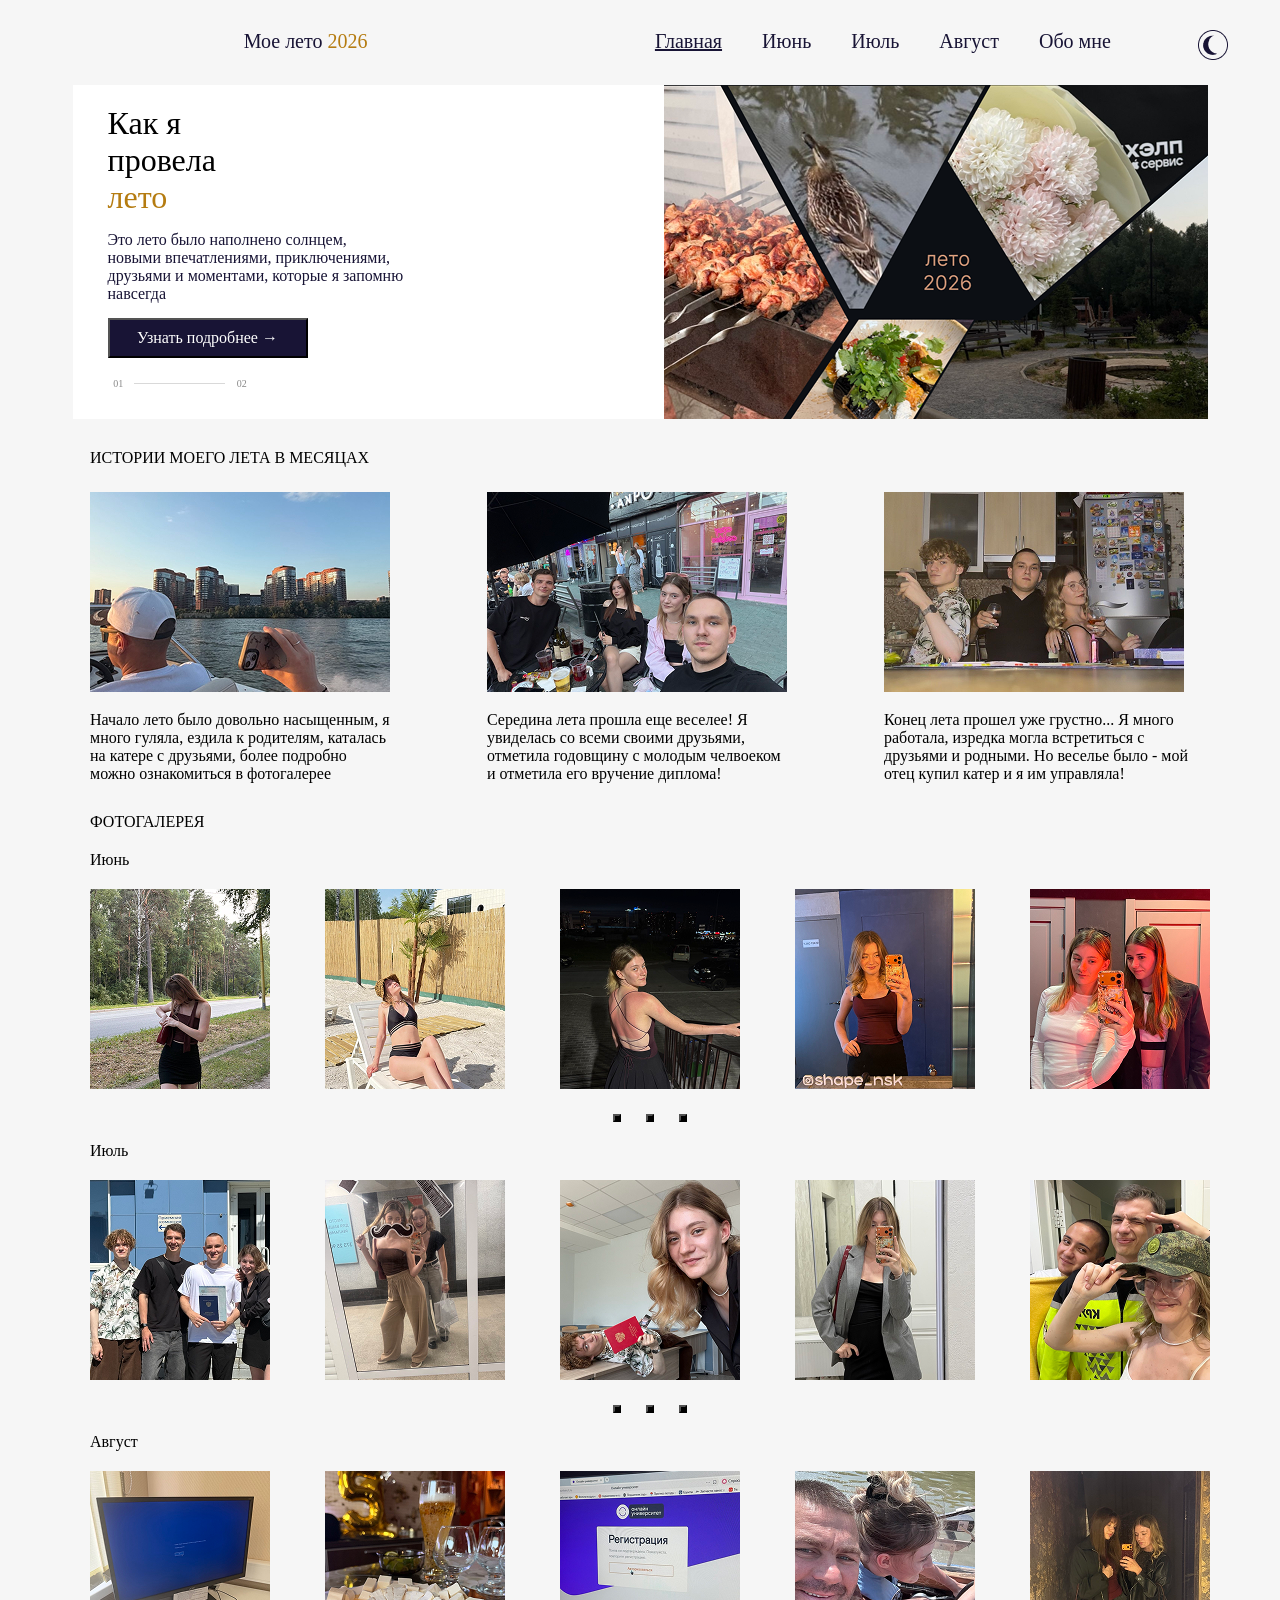
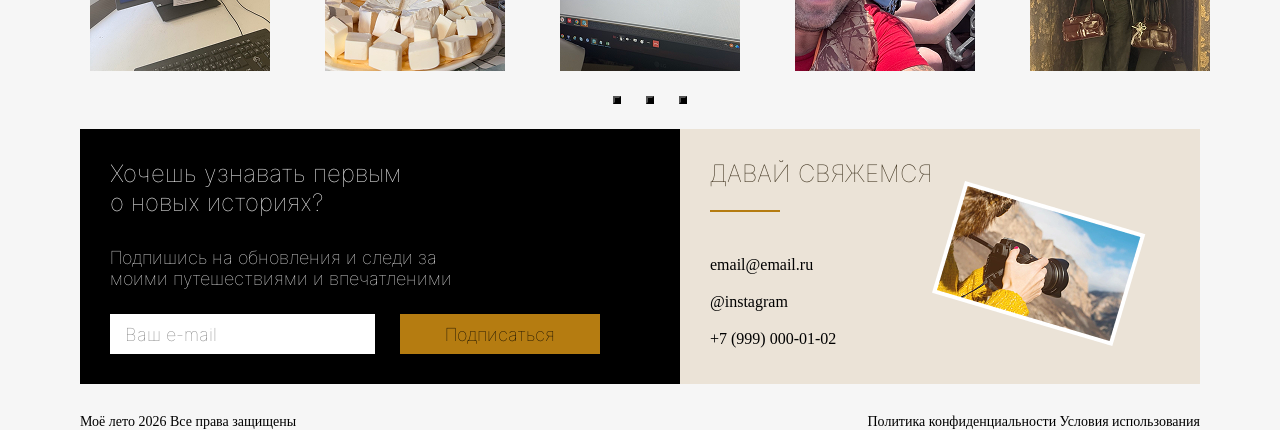
<file: index.html>
<!DOCTYPE html>
<html lang="en">

<head>
    <meta charset="UTF-8">
    <meta name="viewport" content="width=device-width, initial-scale=1.0">
    <title>Лето 2026</title>
    <link rel="stylesheet" href="StyleLight.css">
</head>

<body>
    <header class="site-header">
        <div class="site-header__brand"> Мое лето <span> 2026 </span> </div>
        <div class="site-header__menu">
            <div class="site-header__nav"><a href=""><u>Главная</u></a>
            <a href=""class="site-header__month-link" data-index="0">Июнь</a>
            <a href="" class="site-header__month-link" data-index="1">Июль</a>
            <a href=""  class="site-header__month-link" data-index="2">Август</a>
            <a href="">Обо мне</a>
        </div>
        </div>
        <div class="site-header__theme"><a href="WebsiteDark.html"> <img src="photo/night.png" alt="Светлая тема"></a></div>
    </header>
    <main>
        <div class="hero">
            <div class="hero__content">
                <div class="hero__title"> Как я провела <span> лето </span></div>
                <div class="hero__text"> Это лето было наполнено солнцем,<br> новыми впечатлениями, приключениями,<br>
                    друзьями и моментами, которые я запомню <br>навсегда</div>
                <div class="hero__button-wrapper"> <input class="hero__button" type="button" value="Узнать подробнее →" onclick=""></div>
                <div class="hero__line"> 01 <img src="photo/Line1.png" alt="Линия" height="1px"> 02</div>
            </div>
            <div class="hero__collage">
                <img src="photo/glavnaya.png" alt="Коллаж" width="544px" height="334px">
            </div>
        </div>
        <div class="history">
            <div class="history__title">ИСТОРИИ МОЕГО ЛЕТА В МЕСЯЦАХ </div>
            <div class="history__about">
                <div class="history__story">
                    <img src="photo/history1.png" alt="Фото об истории">
                    <div class="history__text">
                        <p>Начало лето было довольно насыщенным,
                            я много гуляла, ездила к родителям,
                            каталась на катере с друзьями, более
                            подробно можно ознакомиться в фотогалерее</p>
                    </div>
                </div>
                <div class="history__story">
                    <img src="photo/history2.png" alt="Фото об истории">
                    <div class="history__text">
                        <p>Середина лета прошла еще веселее! Я увиделась со всеми своими друзьями, отметила годовщину с
                            молодым челвоеком и отметила его вручение диплома!</p>
                    </div>
                </div>
                <div class="history__story">
                    <img src="photo/history3.png" alt="Фото об истории">
                    <div class="history__text">
                        <p> Конец лета прошел уже грустно... Я много работала, изредка могла встретиться с друзьями и
                            родными. Но веселье было - мой отец купил катер и я им управляла!</p>
                    </div>
                </div>
            </div>
            <div class="history__title">ФОТОГАЛЕРЕЯ </div>
            <div class="month-slider">
                <div class="month-slider__title">Июнь</div>
                <div class="month-slider__content">
                    <div class="month-slider__photos">
                        <img src="photo/июнь1.png" alt="Фото про июнь">
                        <img src="photo/июнь 2.png" alt="Фото про июнь">
                        <img src="photo/июнь3.png" alt="Фото про июнь">
                        <img src="photo/июнь 4.png" alt="Фото про июнь">
                        <img src="photo/июнь5.png" alt="Фото про июнь">
                        <img src="photo/июнь6.png" alt="Фото про июнь">
                        <img src="photo/июнь7.png" alt="Фото про июнь">
                    </div>
                    <div class="month-slider__controls">
                        <button class="month-slider__dot " data-slide="0"></button>
                        <button class="month-slider__dot" data-slide="1"></button>
                        <button class="month-slider__dot" data-slide="2"></button>
                    </div>
                </div>
            </div>
            <div class="month-slider">
                <div class="month-slider__title">Июль</div>
                <div class="month-slider__content">
                    <div class="month-slider__photos">
                        <img src="photo/июль1.png"alt="Фото про июль">
                        <img src="photo/июль2.png" alt="Фото про июль">
                        <img src="photo/июль3.png" alt="Фото про июль">
                        <img src="photo/июль4.png" alt="Фото про июль">
                        <img src="photo/июль5.png" alt="Фото про июль">
                        <img src="photo/июль6.png" alt="Фото про июль">
                        <img src="photo/июль7.png" alt="Фото про июль">
                    </div>
                    <div class="month-slider__controls">
                        <button class="month-slider__dot " data-slide="0"></button>
                        <button class="month-slider__dot" data-slide="1"></button>
                        <button class="month-slider__dot" data-slide="2"></button>
                    </div>
                </div>
            </div>
            <div class="month-slider">
                <div class="month-slider__title">Август</div>
                <div class="month-slider__content">
                    <div class="month-slider__photos">
                        <img src="photo/август1.png" alt="Фото про август">
                        <img src="photo/август.png" alt="Фото про август">
                        <img src="photo/август3.png" alt="Фото про август">
                        <img src="photo/август4.png" alt="Фото про август">
                        <img src="photo/август5.png" alt="Фото про август">

                    </div>
                    <div class="month-slider__controls">
                        <button class="month-slider__dot " data-slide="0"></button>
                        <button class="month-slider__dot" data-slide="1"></button>
                        <button class="month-slider__dot" data-slide="2"></button>
                    </div>
                </div>
            </div>
        </div>
    </main>
    <footer class="site-footer">
        <div class="site-footer__feedback">
            <div class="site-footer__subscription">
                <div class="site-footer__title">Хочешь узнавать первым о новых историях? </div>
                <div class="site-footer__text">Подпишись на обновления и следи за <br>
                    моими путешествиями и впечатленими</div>
                <div class="site-footer__form-row">
                    <form class="site-footer__email-form">
                        <input type="email" placeholder="Ваш e-mail" required>
                    </form>
                    <button type="submit" class="site-footer__subscribe">Подписаться </button>
                </div>
            </div>
            <div class="site-footer__contacts">
                <div class="site-footer__contacts-text">
                    <div class="site-footer__contacts-title">ДАВАЙ СВЯЖЕМСЯ</div>
                    <div class="site-footer__contacts-line"><img src="photo/Line 4.png" alt="Линия"></div>
                    <div class="site-footer__mail">
                        email@email.ru <br>@instagram <br>+7 (999) 000-01-02
                    </div>
                </div>
                <div class="site-footer__contacts-photo">
                    <img src="photo/fotik.png" alt="Фотоаппарат">
                </div>
            </div>
        </div>
        <div class="site-footer__bottom">
            <div class="site-footer__copyright">Моё лето 2026    Все права защищены</div>
            <div class="site-footer__legal"> Политика конфиденциальности     Условия использования</div>
        </div>
    </footer>
    <script src="js.js"></script>
</body>

</html>
</file>
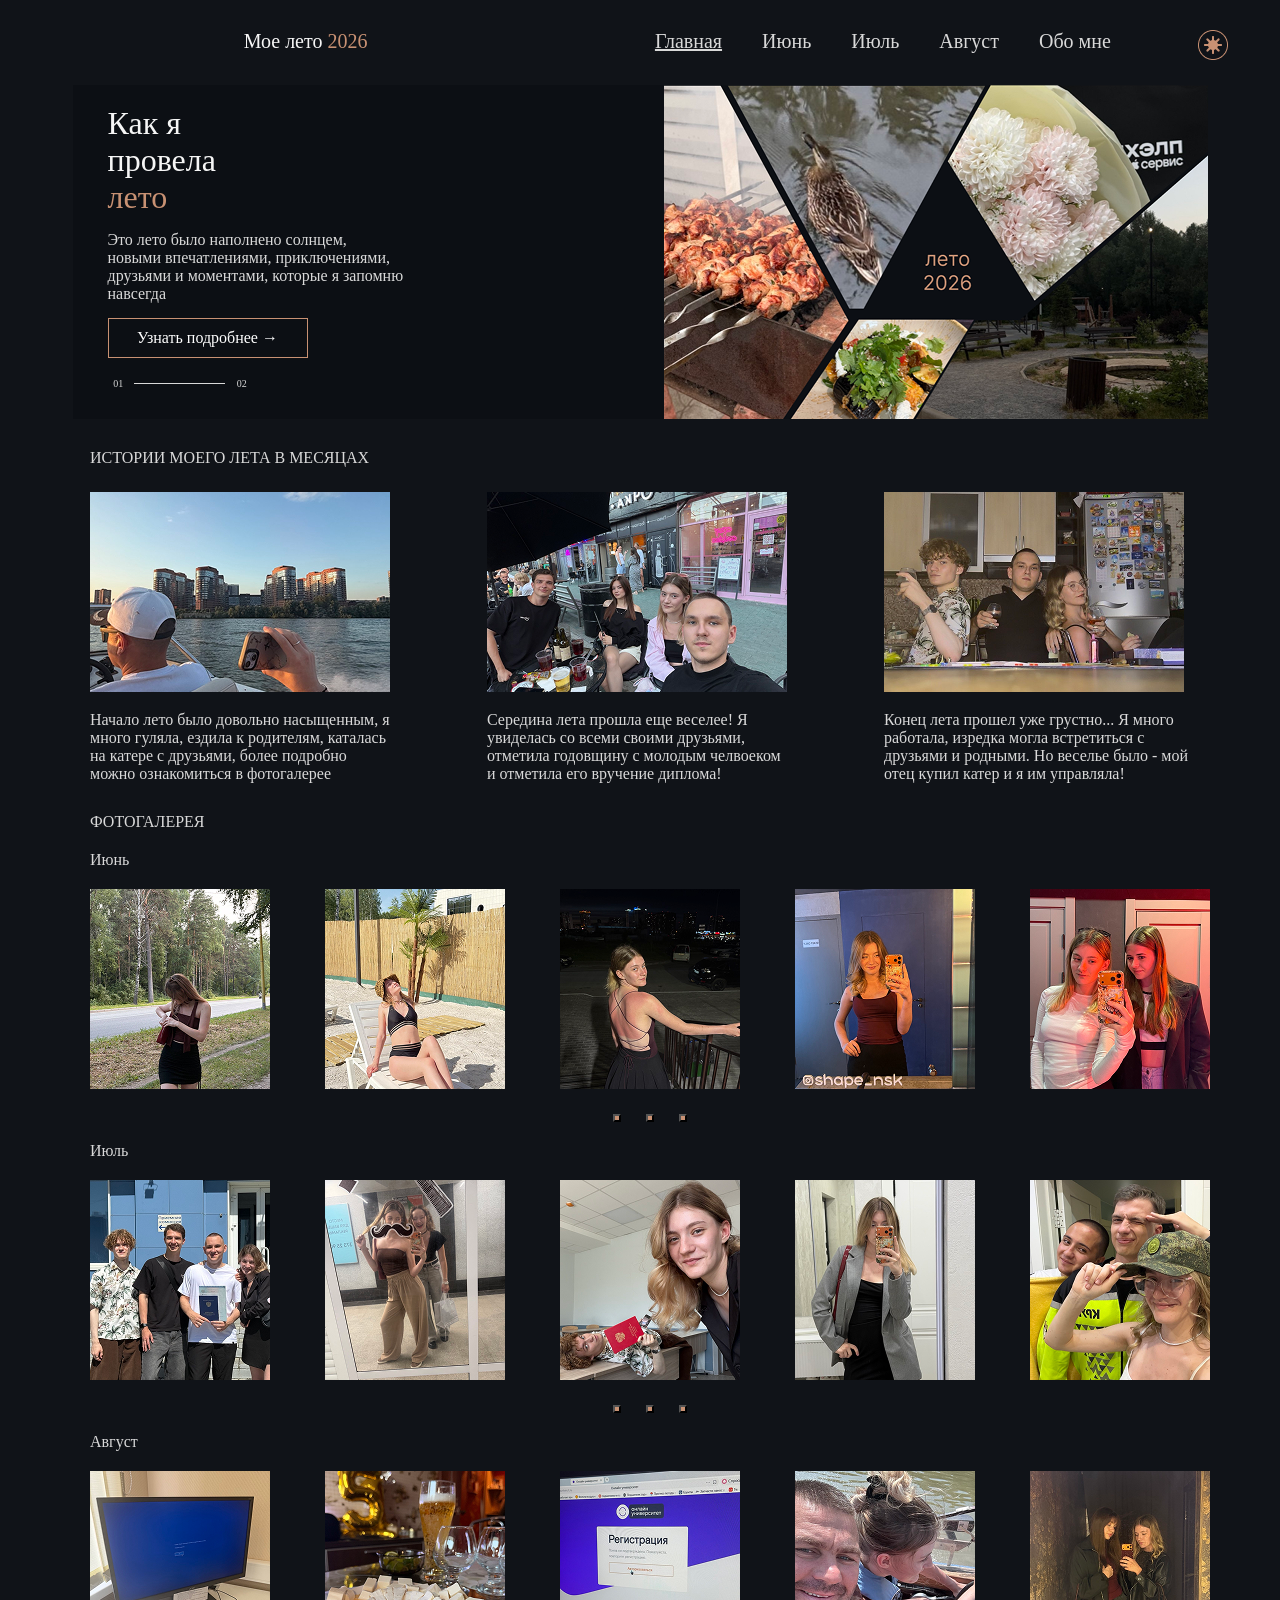
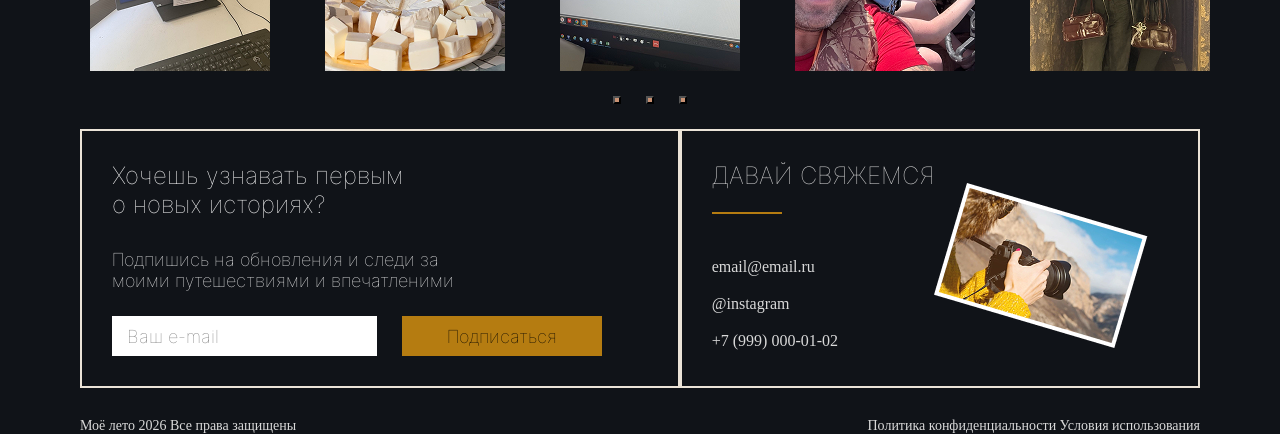
<file: WebsiteDark.html>
<!DOCTYPE html>
<html lang="en">

<head>
    <meta charset="UTF-8">
    <meta name="viewport" content="width=device-width, initial-scale=1.0">
    <title>Лето 2026</title>
    <link rel="stylesheet" href="StyleDark.css">
</head>

<body>
    <header class="site-header">
        <div class="site-header__brand"> Мое лето <span> 2026 </span> </div>
        <div class="site-header__menu">
            <div class="site-header__nav"><a href=""><u>Главная</u></a>
            <a href=""class="site-header__month-link" data-index="0">Июнь</a>
            <a href="" class="site-header__month-link" data-index="1">Июль</a>
            <a href=""  class="site-header__month-link" data-index="2">Август</a>
            <a href="">Обо мне</a>
        </div>
        </div>
        <div class="site-header__theme"><a href="index.html"> <img src="photo/sunny.png" alt="Светлая тема"></a></div>
    </header>
    <main>
        <div class="hero">
            <div class="hero__content">
                <div class="hero__title"> Как я провела <span> лето </span></div>
                <div class="hero__text"> Это лето было наполнено солнцем,<br> новыми впечатлениями, приключениями,<br>
                    друзьями и моментами, которые я запомню <br>навсегда</div>
                <div class="hero__button-wrapper"> <input class="hero__button" type="button" value="Узнать подробнее →" onclick=""></div>
                <div class="hero__line"> 01 <img src="photo/Line1.png" alt="Линия" height="1px"> 02</div>
            </div>
            <div class="hero__collage">
                <img src="photo/glavnaya.png" alt="Коллаж" width="544px" height="334px">
            </div>
        </div>
        <div class="history">
            <div class="history__title">ИСТОРИИ МОЕГО ЛЕТА В МЕСЯЦАХ </div>
            <div class="history__about">
                <div class="history__story">
                    <img src="photo/history1.png" alt="Фото об истории">
                    <div class="history__text">
                        <p>Начало лето было довольно насыщенным,
                            я много гуляла, ездила к родителям,
                            каталась на катере с друзьями, более
                            подробно можно ознакомиться в фотогалерее</p>
                    </div>
                </div>
                <div class="history__story">
                    <img src="photo/history2.png" alt="Фото об истории">
                    <div class="history__text">
                        <p>Середина лета прошла еще веселее! Я увиделась со всеми своими друзьями, отметила годовщину с
                            молодым челвоеком и отметила его вручение диплома!</p>
                    </div>
                </div>
                <div class="history__story">
                    <img src="photo/history3.png" alt="Фото об истории">
                    <div class="history__text">
                        <p> Конец лета прошел уже грустно... Я много работала, изредка могла встретиться с друзьями и
                            родными. Но веселье было - мой отец купил катер и я им управляла!</p>
                    </div>
                </div>
            </div>
            <div class="history__title">ФОТОГАЛЕРЕЯ </div>
            <div class="month-slider">
                <div class="month-slider__title">Июнь</div>
                <div class="month-slider__content">
                    <div class="month-slider__photos">
                        <img src="photo/июнь1.png" alt="Фото про июнь">
                        <img src="photo/июнь 2.png" alt="Фото про июнь">
                        <img src="photo/июнь3.png" alt="Фото про июнь">
                        <img src="photo/июнь 4.png" alt="Фото про июнь">
                        <img src="photo/июнь5.png" alt="Фото про июнь">
                        <img src="photo/июнь6.png" alt="Фото про июнь">
                        <img src="photo/июнь7.png" alt="Фото про июнь">
                    </div>
                    <div class="month-slider__controls">
                        <button class="month-slider__dot " data-slide="0"></button>
                        <button class="month-slider__dot" data-slide="1"></button>
                        <button class="month-slider__dot" data-slide="2"></button>
                    </div>
                </div>
            </div>
            <div class="month-slider">
                <div class="month-slider__title">Июль</div>
                <div class="month-slider__content">
                    <div class="month-slider__photos">
                        <img src="photo/июль1.png"alt="Фото про июль">
                        <img src="photo/июль2.png" alt="Фото про июль">
                        <img src="photo/июль3.png" alt="Фото про июль">
                        <img src="photo/июль4.png" alt="Фото про июль">
                        <img src="photo/июль5.png" alt="Фото про июль">
                        <img src="photo/июль6.png" alt="Фото про июль">
                        <img src="photo/июль7.png" alt="Фото про июль">
                    </div>
                    <div class="month-slider__controls">
                        <button class="month-slider__dot " data-slide="0"></button>
                        <button class="month-slider__dot" data-slide="1"></button>
                        <button class="month-slider__dot" data-slide="2"></button>
                    </div>
                </div>
            </div>
            <div class="month-slider">
                <div class="month-slider__title">Август</div>
                <div class="month-slider__content">
                    <div class="month-slider__photos">
                        <img src="photo/август1.png" alt="Фото про август">
                        <img src="photo/август.png" alt="Фото про август">
                        <img src="photo/август3.png" alt="Фото про август">
                        <img src="photo/август4.png" alt="Фото про август">
                        <img src="photo/август5.png" alt="Фото про август">

                    </div>
                    <div class="month-slider__controls">
                        <button class="month-slider__dot " data-slide="0"></button>
                        <button class="month-slider__dot" data-slide="1"></button>
                        <button class="month-slider__dot" data-slide="2"></button>
                    </div>
                </div>
            </div>
        </div>
    </main>
    <footer class="site-footer">
        <div class="site-footer__feedback">
            <div class="site-footer__subscription">
                <div class="site-footer__title">Хочешь узнавать первым о новых историях? </div>
                <div class="site-footer__text">Подпишись на обновления и следи за <br>
                    моими путешествиями и впечатленими</div>
                <div class="site-footer__form-row">
                    <form class="site-footer__email-form">
                        <input type="email" placeholder="Ваш e-mail" required>
                    </form>
                    <button type="submit" class="site-footer__subscribe">Подписаться </button>
                </div>
            </div>
            <div class="site-footer__contacts">
                <div class="site-footer__contacts-text">
                    <div class="site-footer__contacts-title">ДАВАЙ СВЯЖЕМСЯ</div>
                    <div class="site-footer__contacts-line"><img src="photo/Line 4.png" alt="Линия"></div>
                    <div class="site-footer__mail">
                        email@email.ru <br>@instagram <br>+7 (999) 000-01-02
                    </div>
                </div>
                <div class="site-footer__contacts-photo">
                    <img src="photo/fotik.png" alt="Фотоаппарат">
                </div>
            </div>
        </div>
        <div class="site-footer__bottom">
            <div class="site-footer__copyright">Моё лето 2026    Все права защищены</div>
            <div class="site-footer__legal"> Политика конфиденциальности     Условия использования</div>
        </div>
    </footer>
    <script src="js.js"></script>
</body>

</html>
</file>
<file: StyleLight.css>
@font-face {
    font-family: "Inter";
    src: url("fonts/Inter-Light.otf");
    font-family: "Inter-Light";
    src: url("fonts/Inter-ExtraLight.otf");
    font-family: "InterThin";
    src: url("fonts/Inter-Thin.otf");
}

* {
    margin: 0;
    padding: 0;
    font-family: "Inter";
    background-color: #F6F6F6;
}

.site-header__nav {
    display: flex;
    gap: 40px;
}

a {
    text-decoration: none;
    color: #181435;
}

.site-header {
    display: flex;
    justify-content: space-around;
    font-size: 20px;
    color: #181435;
    margin-top: 30px;
    width: 1072px;
    margin-left: 200px;

}

.site-header__brand span {
    color: #B57C11;

}

.hero__title span {
    color: #B57C11;
    background-color: #FFFFFF;
}

.site-header__menu {
    padding-left: 200px;
    display: flex;
    gap: 30px;

}

.hero {
    background-color: #FFFFFF;
    width: 1135px;
    height: 334px;
    margin: auto;
    margin-top: 20px;
    display: flex;
    justify-content: space-between;
    align-items: flex-start;
}

.hero__title {
    background-color: #FFFFFF;
    font-size: 32px;
    width: 140px;
    margin-top: 20px;
}

.hero__text {
    background-color: #FFFFFF;
    font-size: 16px;
    color: #181435;
    margin-top: 15px;
}

.hero__button {
    background-color: #181435;
    color: #FFFFFF;
    width: 200px;
    height: 40px;
    font-size: 16px;
    margin-top: 15px;
}

.hero__button-wrapper {
    background-color: white;
}

.hero__content {
    background-color: #FFFFFF;
    padding-left: 35px;
}

.hero__line {
    background-color: #FFFFFF;
    display: flex;
    align-items: center;
    justify-content: space-around;
    width: 145px;
    font-size: 10px;
    margin-top: 20px;
    color: #878787;

}

.history {
    width: 1100px;
    margin: auto;
}

.history__title {
    margin-top: 30px;
    font-size: 16px;
}

.history__about {
    margin-top: 25px;
    display: flex;
    justify-content: space-between;
}

.history__story {
    width: 306px;
    font-size: 16px;

}

.history__text {
    margin-top: 15px;
}

.month-slider__title {
    margin-top: 20px;
    margin-bottom: 20px;
    font-size: 16px;
}

.month-slider {
    width: 1120px;
}

.month-slider__photos {
    display: flex;
    gap: 55px;
    overflow-x: hidden;
    scroll-behavior: smooth;
}

.month-slider__controls {
    display: flex;
    justify-content: center;
    gap: 25px;
    margin-top: 25px;
}

.month-slider__dot {
    width: 8px;
    height: 8px;
    background: black;
}

.site-footer__feedback {
    width: 1120px;
    margin: auto;
    display: flex;
    margin-top: 25px;
}

.site-footer__subscription {
    background-color: black;
    width: 600px;
    height: 255px;
}

.site-footer__contacts {
    background-color: #EBE3D7;
    width: 520px;
    height: 255px;
}

.site-footer__title {
    font-size: 24px;
    margin-top: 30px;
    margin-left: 30px;
    background-color: black;
    color: white;
    width: 300px;
    line-height: 29px;
    height: 58px;
    font-family: "InterThin";
}

.site-footer__text {
    font-size: 18px;
    background-color: black;
    color: white;
    font-family: "InterThin";
    margin-left: 30px;
    margin-top: 30px;
}


.site-footer__email-form {
    padding-left: 30px;
    margin-top: 25px;
    background-color: black;
    border: none;
}

.site-footer__email-form input {
    background-color: white;
    width: 250px;
    height: 40px;
    color: #878787;
    border: none;
    font-size: 18px;
    font-family: "InterThin";
    padding-left: 15px;
}

.site-footer__subscribe {
    width: 200px;
    height: 40px;
    background-color: #B57C11;
    color: black;
    border: none;
    font-size: 18px;
    font-family: "InterThin";
    margin-top: 25px;
}

.site-footer__form-row {
    display: flex;
    background-color: black;
    gap: 25px;
}

.site-footer__contacts-title {
    background-color: #EBE3D7;
    color: #352914;
    margin-top: 30px;
    margin-left: 30px;
    font-size: 24px;
    font-family: "InterThin";
}

.site-footer__contacts-line {
    margin-left: 30px;
    background-color: #EBE3D7;
    margin-top: 10px;
}


.site-footer__contacts-text {
    background-color: #EBE3D7;
}

.site-footer__contacts-photo {
    background-color: #EBE3D7;
    margin-top: 52px;
    ;
}

.site-footer__mail {
    background-color: #EBE3D7;
    font-size: 16px;
    line-height: 37px;
    margin-left: 30px;
    margin-top: 30px;
}

img {
    background-color: transparent;
}

.site-footer__contacts {
    display: flex;
}

.site-footer__bottom {
    width: 1120px;
    margin: auto;
    display: flex;
    justify-content: space-between;
    font-size: 14px;
    margin-top: 30px;
}

@media (max-width: 440px) {
    * {
        box-sizing: border-box;
    }

    html,
    body {
        max-width: 440px;
        overflow-x: hidden;
    }

    body {
        margin: 0;
    }

    .site-header {
        width: 400px;
        margin: auto;
        padding-top: 20px;
        display: flex;
        justify-content: space-between;
        align-items: center;
        font-size: 20px;
    }

    .site-header__brand {
        width: auto;
        font-size: 20px;
        white-space: nowrap;
    }

    .site-header__nav {
        display: none;
    }

    .hero {
        width: 400px;
        height: auto;
        margin: 20px;
        display: flex;
        flex-direction: column;
        align-items: stretch;
        justify-content: flex-start;
    }


    .hero__collage img {
        display: block;
        width: 400px;
        height: 230px;
    }

    .hero__content {
        order: 2;
        width: 400px;
        padding: 22px 20px 22px;

    }

    .hero__title
     {
        width: 360px;
        margin-top: 0;
        font-size: 30px;
    }

    .hero__text {
        margin-top: 15px;
        font-size: 14px;
        line-height: 1.5;
    }

    .hero__text br {
        display: none;
    }

    .hero__button {
        width: 350px;
        height: 40px;
        color: #181435;
        font-size: 14px;
        background-color: #FFFFFF;
        font-size: 16px;
        margin-top: 15px;
        border: 2px solid #E1A64D;
        margin: auto;
        margin-top: 15px;
        border-radius: 5px
    }

    .hero__line {
        display: none;
    }

    .history {
        width: 390px;
        margin: auto;
    }

    .history__title {
        width: 400px;
        margin-top: 30px;
        font-size: 14px;
        line-height: 1.3;
    }

    .history__about {
        width: 400px;
        margin-top: 20px;
        display: flex;
        flex-direction: column;
        gap: 22px;
    }

    .history__story {
        width: 400px;
        display: flex;
        gap: 16px;
        align-items: center;
    }

    .history__story img {
        width: 150px;
        height: 160px;
        border-radius: 6px;
        display: block;
        object-fit: cover;
    }

    .history__text {
        width: 400px;
        margin-top: 0;
        font-size: 13px;
        line-height: 1.45;
    }

    .month-slider {
        width: 400px;
    }

    .month-slider__title {
        margin-top: 20px;
        margin-bottom: 12px;
        font-size: 14px;
    }

    .month-slider {
        width: 400px;
        overflow: hidden;
    }

    .month-slider__photos {

        display: flex;
        gap: 8px;
        overflow-x: hidden;
        scroll-behavior: smooth;
        flex-wrap: nowrap;
    }

    .month-slider__photos img {
        width: 160px;
        height: 150px;
        object-fit: cover;
        display: block;
    }

    .month-slider__controls {
        display: flex;
        justify-content: center;
        gap: 18px;
        margin-top: 15px;
    }

    .month-slider__dot {
        width: 8px;
        height: 8px;
        padding: 0;
        border: none;
    }

    .site-footer__subscription {
        background-color: #EBE3D7;
        height: 300px;
    }

    .site-footer__form-row {
        display: flex;
        flex-wrap: wrap;
        justify-content: space-around;
        align-content: center;
        background-color: #EBE3D7;
        width: 440px;
        gap: 0;

    }

    .site-footer__contacts {
        display: none;
    }

    .site-footer__title {
        background-color: #EBE3D7;
        color: #101318;
    }

    .site-footer__text {
        background-color: #EBE3D7;
        color: #101318;
    }

    .site-footer__email-form {
        margin-top: 25px;
        background-color: #EBE3D7;
        border: none;
        padding-left: 0;
        border-radius: 10px;
    }

    .site-footer__email-form input {
        background-color: #EBE3D7;
        width: 250px;
        height: 40px;
        color: #101318;
        border: 2px solid #101318;
        font-size: 18px;
        font-family: "InterThin";
        border-radius: 10px;
        
    }

    .site-footer__bottom {
        background-color: #F6F6F6;
        width: 400px;
        margin-top: px;
        padding-bottom: 22px;

        display: flex;
        flex-direction: column;
        justify-content: flex-start;
        gap: 7px;
        font-size: 11px;
        line-height: 1.4;
    }

    .site-footer__copyright,
    .site-footer__legal {
        background-color: #F6F6F6;
    }

    .site-footer__subscribe {
        width: 250px;
        height: 40px;
        background-color: #E1A64D;
        color: black;
        border: none;
        font-size: 18px;
        font-family: "InterThin";
        margin-top: 15px;
        border-radius: 10px;
    }

}
</file>
<file: StyleDark.css>
@font-face {
    font-family: "Inter";
    src: url("fonts/Inter-Light.otf");
    font-family: "Inter-Light";
    src: url("fonts/Inter-ExtraLight.otf");
    font-family: "InterThin";
    src: url("fonts/Inter-Thin.otf");
}

* {
    margin: 0;
    padding: 0;
    font-family: "Inter";
    background-color: #101318;
}

a {
    text-decoration: none;
    color: #D9D9D9;
}

.site-header {
    display: flex;
        justify-content: space-around;
    font-size: 20px;
    color: #181435;
    margin-top: 30px;
    width: 1072px;
    margin-left: 200px;
}

.site-header__brand span {
    color: #C89173;

}
.site-header__brand { color: #F6F6F6;}
.hero__title span {
    color: #C89173;
    background-color: #0C0F14;
}

.site-header__menu {
    padding-left: 200px;
    display: flex;
    gap: 30px;

}

.hero {
    background-color: #0C0F14;
    width: 1135px;
    height: 334px;
    margin: auto;
    margin-top: 20px;
    display: flex;
    justify-content: space-between;
    align-items: flex-start;
}

.hero__title {
    background-color: #0C0F14;
    font-size: 32px;
    width: 140px;
    margin-top: 20px;
    color: #f6f6f6;
}

.hero__text {
    background-color: #0C0F14;
    font-size: 16px;
    color: #D9D9D9;
    margin-top: 15px;
}
.site-header__nav {
    display: flex;
    gap: 40px;
}

.hero__button {
    background-color: #0C0F14;
    color: #FFFFFF;
    width: 200px;
    height: 40px;
    font-size: 16px;
    margin-top: 15px;
    border: 1px solid #C89173;
}

.hero__button-wrapper {
    background-color:#0C0F14;
}

.hero__content {
    background-color: #0C0F14;
    padding-left: 35px;
}

.hero__line {
    background-color: #0C0F14;
    display: flex;
    align-items: center;
    justify-content: space-around;
    width: 145px;
    font-size: 10px;
    margin-top: 20px;
    color: #D9D9D9;

}
.history {
    width: 1100px;
    margin: auto;
}
.history__title {
    margin-top: 30px;
    font-size: 16px;
    color: #D9D9D9;
}

.history__about { 
    margin-top: 25px;
    display: flex;
    justify-content: space-between;
}

.history__story {
    width: 306px;
    font-size: 16px;

}

.history__text {
    margin-top: 15px;
    color: #D9D9D9;
}

.month-slider__title {
    margin-top: 20px;
    margin-bottom: 20px;
    font-size: 16px;
    color: #D9D9D9;
}
.month-slider {
    width: 1120px;
}

.month-slider__photos {
    display: flex;
    gap: 55px;
    overflow-x: hidden;
    scroll-behavior: smooth;
}

.month-slider__controls {
    display: flex;
    justify-content: center;
    gap: 25px;
    margin-top: 25px;
}

.month-slider__dot {
    width: 8px;
    height: 8px;
    background: #C89173;
}

.site-footer__feedback {
    width: 1120px;
    margin: auto;
    display: flex;
    margin-top: 25px;
}

.site-footer__subscription {
    border: 2px solid #EBE3D7;
    width: 600px;
    height: 255px;
}

.site-footer__contacts {
   border: 2px solid #EBE3D7;
    width: 520px;
    height: 255px;
}

.site-footer__title {
    font-size: 24px;
    margin-top: 30px;
    margin-left: 30px;
    background-color: #101318;
    color: white;
    width: 300px;
    line-height: 29px;
    height: 58px;
    font-family: "InterThin";
}
.site-footer__text {
    font-size: 18px;
    background-color: #101318;
    color: white;
    font-family: "InterThin";
    margin-left: 30px;
    margin-top: 30px;
}


.site-footer__email-form {
    padding-left: 30px;
    margin-top: 25px;
    background-color: #101318;
    border: none;
}

.site-footer__email-form input {
    background-color: white;
    width: 250px;
    height: 40px;
    color: #878787;
    border: none;
    font-size: 18px;
    font-family: "InterThin";
    padding-left: 15px;
}

.site-footer__subscribe {
    width: 200px;
    height: 40px;
    background-color: #B57C11;
    color: black;
    border: none;
    font-size: 18px;
    font-family: "InterThin";
    margin-top: 25px;
}

.site-footer__form-row {
    display: flex;
    background-color: #101318;
    gap: 25px;
}
.site-footer__contacts-title {
    background-color: #101318;
    color: #D9D9D9;
    margin-top: 30px;
    margin-left: 30px;
    font-size: 24px;
    font-family: "InterThin";
}

.site-footer__contacts-line {
    margin-left: 30px;
    background-color: #101318;
    margin-top: 10px;
}

.site-footer__contacts-text {
    background-color: #101318;
}
.site-footer__contacts-photo {  background-color: #101318;margin-top: 52px; ;}

.site-footer__mail {
    background-color: #101318;
    font-size: 16px;
    line-height: 37px;
    margin-left: 30px;
    margin-top: 30px;
    color: #D9D9D9;
}
img {background-color: transparent;}
.site-footer__contacts {display: flex; }

.site-footer__bottom {
    width: 1120px;
    margin: auto;
    display: flex;
    justify-content: space-between;
    font-size: 14px;
    margin-top: 30px;
    color: #D9D9D9;
}


@media (max-width: 440px) {
    * {
        box-sizing: border-box;
    }

    html,
    body {
        
        max-width: 440px;
        overflow-x: hidden;
    }

    body {
        margin: 0;
    }


    .site-header {
        width: 400px;
        margin: auto;
        padding-top: 20px;
        display: flex;
        justify-content: space-between;
        align-items: center;
        font-size: 20px;
    }

    .site-header__brand {
        width: auto;
        font-size: 20px;
        white-space: nowrap;
    }
    .site-header__menu {
        display: none;
    }
   

    .hero {
        width: 400px;
        height: auto;
        margin: 20px;
        display: flex;
        flex-direction: column;
        align-items: stretch;
        justify-content: flex-start;
    }


    .hero__collage img {
        display: block;
        width: 400px;
        height: 230px;
    }

    .hero__content {
        order: 2;
        width: 400px;
        padding: 22px 20px 22px;
        
    }

    .hero__title {
        width: 400px;
        margin-top: 0;
        font-size: 30px;
    }


    .hero__text {
        margin-top: 15px;
        font-size: 14px;
        line-height: 1.5;
    }

    .hero__text br {
        display: none;
    }


    .hero__button {
        width: 350px;
        height: 40px;
        color: #D9D9D9;
        font-size: 14px;
         background-color: #101318;
    font-size: 16px;
    margin-top: 15px;
    border: 2px solid   #C89173;
    margin: auto;
    margin-top: 15px;
    border-radius: 5px
    }

    .hero__line {
       display: none;
    }

    .history {
        width: 390px;
        margin: auto;
    }

    .history__title {
        width: 400px;
        margin-top: 30px;
        font-size: 14px;
        line-height: 1.3;
    }

    .history__about {
        width: 400px;
        margin-top: 20px;
        display: flex;
        flex-direction: column;
        gap: 22px;
    }

    .history__story {
        width: 400px;
        display: flex;
        gap: 16px;
        align-items: center;
    }

    .history__story img {
        width: 150px;
        height: 160px;
        border-radius: 6px;
        display: block;
        object-fit: cover;
    }

    .history__text {
        width: 400px;
        margin-top: 0;
        font-size: 13px;
        line-height: 1.45;
    }

 .month-slider {
        width: 400px;
    }

    .month-slider__title {
        margin-top: 20px;
        margin-bottom: 12px;
        font-size: 14px;
    }

    .month-slider {
        width: 400px;
        overflow: hidden;
    }

    .month-slider__photos {
        display: flex;
        gap: 8px;
        overflow-x: hidden;
        scroll-behavior: smooth;
        flex-wrap: nowrap;
    }

    .month-slider__photos img {
        width: 160px;
        height: 150px;
        object-fit: cover;
        display: block;
    }

    .month-slider__controls {
        display: flex;
        justify-content: center;
        gap: 18px;
        margin-top: 15px;
    }

    .month-slider__dot {
        width: 8px;
        height: 8px;
        padding: 0;
        border: none;
    }
    .site-footer__subscription {
        background-color:  #1B1F25;
        height: 300px;
        border: none;
    }
    .site-footer__form-row {
        display: flex;
        flex-wrap: wrap;
        justify-content: space-around;
        align-content: center;
        background-color: #1B1F25;
        width: 440px;
        gap: 0;

    }
    .site-footer__contacts {
        display: none;
    }

    .site-footer__title {
        background-color: #1B1F25;
        color: #D9D9D9;
    }
    .site-footer__text {
        background-color: #1B1F25;
        color: #D9D9D9;
    }
        .site-footer__email-form {
    margin-top: 25px;
    background-color: #1B1F25;
    border: none;
    padding-left: 0;
    border-radius: 10px;
}

.site-footer__email-form input {
    background-color:#1B1F25;
    width: 250px;
    height: 40px;
    color: #D9D9D9;
    border: 2px solid #D9D9D9;
    font-size: 18px;
    font-family: "InterThin";
   border-radius: 10px;

    }

    .site-footer__bottom {
        background-color: #101318;
        width: 400px;
        margin-top: px;
        padding-bottom: 22px;
        display: flex;
        flex-direction: column;
        justify-content: flex-start;
        gap: 7px;
        font-size: 11px;
        line-height: 1.4;
    }

    .site-footer__copyright,
    .site-footer__legal {
        background-color:  #101318;
    }
    .site-footer__subscribe {
    width: 250px;
    height: 40px;
    background-color: #C89173;
    color: #1B1F25;
    border: none;
    font-size: 18px;
    font-family: "InterThin";
    margin-top: 15px;
       border-radius: 10px;
}

}
</file>
